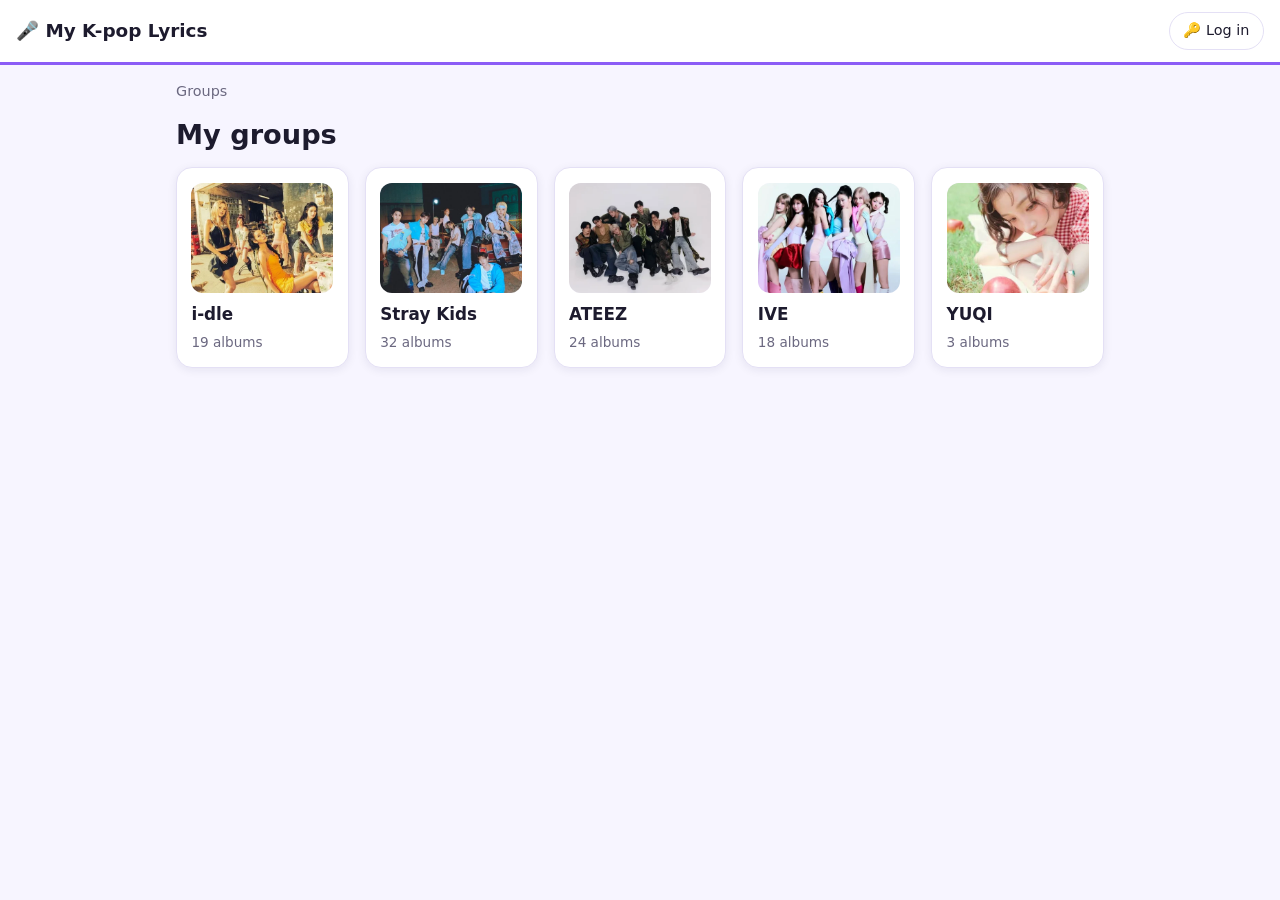
<file: index.html>
<!doctype html>
<html lang="en">
<head>
  <meta charset="utf-8">
  <meta name="viewport" content="width=device-width, initial-scale=1">
  <!--
    Content Security Policy (CSP): a list of what this page may load or
    contact. GitHub Pages can't send custom HTTP headers, so it's declared here.
      script/style  only files from this site (no inline code, no CDNs)
      img           this site, any https:// picture, and in-browser previews (blob:)
      connect       data requests only to: this site, GitHub's API (saving),
                    MusicBrainz (search), Wikidata/Wikimedia (group pictures),
                    Cover Art Archive + archive.org (album covers)
      form-action   forms can't send data anywhere

    LOGIN SET-UP: once your Cloudflare Worker exists, put its address in TWO places:
      1. the edit-server line below, e.g. content="https://kpop-lyrics-editor.yourname.workers.dev"
      2. the end of connect-src in the policy, e.g. ... https://*.archive.org https://kpop-lyrics-editor.yourname.workers.dev;
    Leave edit-server empty to use the older "paste a GitHub key" mode instead.
  -->
  <meta name="edit-server" content="https://huangate.healthy-weeder.workers.dev">
  <meta http-equiv="Content-Security-Policy"
        content="default-src 'self'; script-src 'self'; style-src 'self'; img-src 'self' https: data: blob:; connect-src 'self' https://huangate.healthy-weeder.workers.dev https://musicbrainz.org https://www.wikidata.org https://commons.wikimedia.org https://upload.wikimedia.org https://coverartarchive.org https://archive.org https://*.archive.org; object-src 'none'; base-uri 'none'; form-action 'none'">
  <meta name="referrer" content="no-referrer">
  <title>My K-pop Lyrics</title>
  <link rel="stylesheet" href="styles.css">
  <!-- Order matters: app.js runs last and starts everything. -->
  <script src="musicbrainz.js" defer></script>
  <script src="images.js" defer></script>
  <script src="github.js" defer></script>
  <script src="app.js" defer></script>
</head>
<body>
  <header class="topbar">
    <a href="#/" class="brand">🎤 My K-pop Lyrics</a>
    <div class="actions">
      <button id="editToggle" type="button" aria-pressed="false">✏️ Edit</button>
      <div class="edit-only">
        <button id="saveBtn" type="button" title="Save all changes to the GitHub repository">☁️ Save to GitHub</button>
        <button id="exportBtn" type="button" title="Download a backup copy as songs.json">⬇️ Backup</button>
        <label class="button" for="importFile" title="Load a songs.json backup">⬆️ Import</label>
        <input type="file" id="importFile" accept="application/json,.json" hidden>
        <button id="resetBtn" type="button" title="Throw away unsaved changes and load the latest from GitHub">↺ Undo all</button>
        <button id="ghBtn" type="button" title="GitHub connection settings" aria-label="GitHub settings">⚙️</button>
      </div>
    </div>
  </header>

  <p class="edit-banner edit-only" id="syncStatus" role="status"></p>

  <main id="app" aria-live="polite"></main>

  <dialog id="formDialog">
    <form id="dialogForm"></form>
  </dialog>

  <div id="toast" role="status"></div>
</body>
</html>
</file>
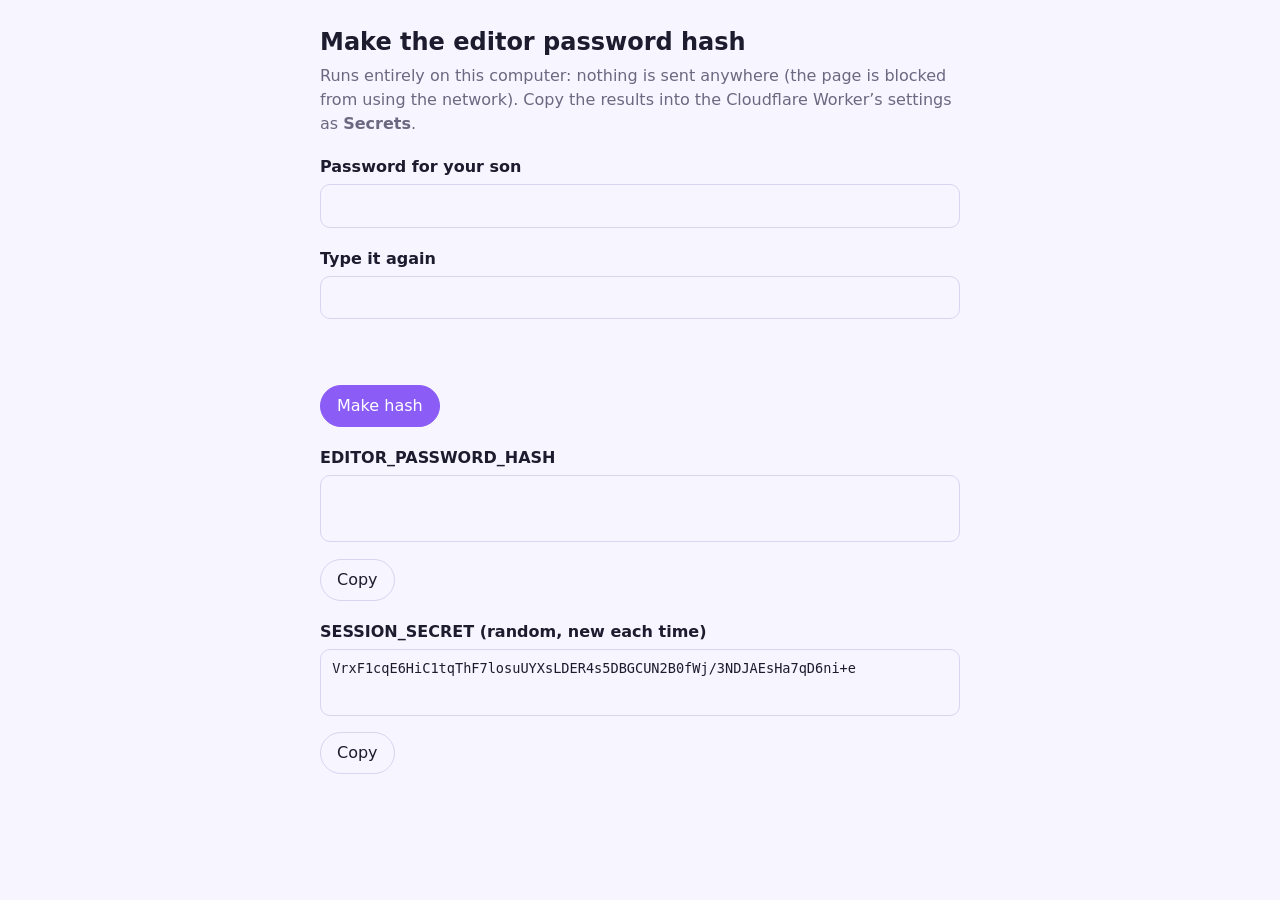
<file: worker/make-password-hash.html>
<!doctype html>
<html lang="en">
<head>
<meta charset="utf-8">
<meta name="viewport" content="width=device-width, initial-scale=1">
<meta http-equiv="Content-Security-Policy" content="default-src 'none'; script-src 'unsafe-inline'; style-src 'unsafe-inline'; connect-src 'none'">
<title>Make password hash</title>
<style>
  :root { color-scheme: light dark; --bg:#f7f5ff; --fg:#1d1b2e; --muted:#6b6880; --line:#d9d4f0; --accent:#8b5cf6; }
  @media (prefers-color-scheme: dark) { :root { --bg:#14121f; --fg:#f1eeff; --muted:#a6a2bd; --line:#353049; } }
  body { margin:0; font:16px/1.5 system-ui, sans-serif; background:var(--bg); color:var(--fg); }
  main { max-width:640px; margin:0 auto; padding:24px 16px 48px; }
  h1 { font-size:1.5rem; margin:0 0 .25rem; }
  p.note { color:var(--muted); margin-top:0; }
  label { display:block; font-weight:600; margin:1.2rem 0 .3rem; }
  input, textarea { width:100%; box-sizing:border-box; font:inherit; padding:.55rem .7rem; border:1px solid var(--line); border-radius:10px; background:transparent; color:inherit; }
  textarea { font-family:ui-monospace, Menlo, Consolas, monospace; font-size:.85rem; height:4.2rem; resize:none; }
  button { font:inherit; margin-top:.6rem; padding:.5rem 1rem; border-radius:999px; border:1px solid var(--accent); background:var(--accent); color:#fff; cursor:pointer; }
  button.plain { background:transparent; color:inherit; border-color:var(--line); }
  .warn { color:#b45309; font-weight:600; min-height:1.5em; }
</style>
</head>
<body>
<main>
  <h1>Make the editor password hash</h1>
  <p class="note">Runs entirely on this computer: nothing is sent anywhere (the page is blocked from using the network). Copy the results into the Cloudflare Worker’s settings as <strong>Secrets</strong>.</p>

  <label for="pw">Password for your son</label>
  <input id="pw" type="password" autocomplete="new-password">
  <label for="pw2">Type it again</label>
  <input id="pw2" type="password" autocomplete="new-password">
  <p class="warn" id="msg"></p>
  <button id="go" type="button">Make hash</button>

  <label for="hash">EDITOR_PASSWORD_HASH</label>
  <textarea id="hash" readonly></textarea>
  <button class="plain" type="button" data-copy="hash">Copy</button>

  <label for="secret">SESSION_SECRET (random, new each time)</label>
  <textarea id="secret" readonly></textarea>
  <button class="plain" type="button" data-copy="secret">Copy</button>
</main>
<script>
  // Must match the Worker: PBKDF2-SHA256, 16-byte random salt, 32-byte result.
  // 20,000 rounds fits the Cloudflare free plan's 10 ms CPU budget per request.
  const ITERATIONS = 20000;
  const b64 = (bytes) => btoa(String.fromCharCode(...bytes));
  const $ = (id) => document.getElementById(id);

  const rand = new Uint8Array(48);
  crypto.getRandomValues(rand);
  $('secret').value = b64(rand);

  $('go').addEventListener('click', async () => {
    const pw = $('pw').value;
    $('hash').value = '';
    if (pw !== $('pw2').value) { $('msg').textContent = 'The two passwords are different.'; return; }
    if (pw.length < 10) { $('msg').textContent = 'Use at least 10 characters. Three or four random words work well, e.g. “purple-tiger-moon-42”.'; return; }
    $('msg').textContent = '';
    const salt = crypto.getRandomValues(new Uint8Array(16));
    const key = await crypto.subtle.importKey('raw', new TextEncoder().encode(pw), 'PBKDF2', false, ['deriveBits']);
    const bits = new Uint8Array(await crypto.subtle.deriveBits({ name: 'PBKDF2', hash: 'SHA-256', salt, iterations: ITERATIONS }, key, 256));
    $('hash').value = `pbkdf2-sha256$${ITERATIONS}$${b64(salt)}$${b64(bits)}`;
  });

  document.querySelectorAll('[data-copy]').forEach((b) => b.addEventListener('click', async () => {
    const t = $(b.dataset.copy);
    t.select();
    try { await navigator.clipboard.writeText(t.value); b.textContent = 'Copied ✓'; } catch { document.execCommand('copy'); b.textContent = 'Copied ✓'; }
    setTimeout(() => (b.textContent = 'Copy'), 1500);
  }));
</script>
</body>
</html>
</file>
<file: styles.css>
:root {
  --accent: #8b5cf6;
  --bg: #f7f5ff;
  --surface: #ffffff;
  --text: #1d1b2e;
  --muted: #6b6880;
  --border: #e4e0f5;
  --danger: #d93757;
  --warn: #b45309;
  --radius: 16px;
  --shadow: 0 2px 10px rgb(30 20 80 / 0.08);
  color-scheme: light dark;
}

@media (prefers-color-scheme: dark) {
  :root {
    --bg: #14121f;
    --surface: #1f1c2e;
    --text: #f1eeff;
    --muted: #a6a2bd;
    --border: #353049;
    --danger: #ff6b86;
    --warn: #fbbf24;
    --shadow: none;
  }
}

* { box-sizing: border-box; }

body {
  margin: 0;
  font-family: system-ui, -apple-system, "Segoe UI", Roboto, "Noto Sans KR", sans-serif;
  background: var(--bg);
  color: var(--text);
  line-height: 1.5;
}

a { color: inherit; }
:focus-visible { outline: 3px solid var(--accent); outline-offset: 2px; }

/* ---------- Top bar ---------- */
.topbar {
  position: sticky;
  top: 0;
  z-index: 5;
  display: flex;
  flex-wrap: wrap;
  gap: 0.5rem;
  align-items: center;
  justify-content: space-between;
  padding: 0.75rem 1rem;
  background: var(--surface);
  border-bottom: 3px solid var(--accent);
}
.brand { font-weight: 800; font-size: 1.15rem; text-decoration: none; }
.actions, .actions .edit-only, .head-actions, .toolbar { display: flex; gap: 0.4rem; flex-wrap: wrap; align-items: center; }

button, .button {
  font: inherit;
  font-size: 0.9rem;
  padding: 0.45rem 0.85rem;
  border-radius: 999px;
  border: 1px solid var(--border);
  background: var(--surface);
  color: var(--text);
  cursor: pointer;
}
button:hover, .button:hover { border-color: var(--accent); }
button:disabled { opacity: 0.35; cursor: default; }
button.primary { background: var(--accent); border-color: var(--accent); color: #fff; font-weight: 600; }
button.danger { color: var(--danger); }
button[aria-pressed="true"] { background: var(--accent); border-color: var(--accent); color: #fff; }

body:not(.editing) .edit-only { display: none !important; }

.edit-banner {
  margin: 0;
  padding: 0.55rem 1rem;
  font-size: 0.9rem;
  background: color-mix(in srgb, var(--accent) 16%, var(--surface));
}

/* ---------- Layout ---------- */
main { max-width: 960px; margin: 0 auto; padding: 1rem 1rem 4rem; }

.crumbs ol {
  list-style: none;
  display: flex;
  flex-wrap: wrap;
  gap: 0.3rem;
  padding: 0;
  margin: 0 0 1rem;
  font-size: 0.9rem;
  color: var(--muted);
}
.crumbs li + li::before { content: "›"; margin-right: 0.3rem; }
.crumbs a { text-decoration: none; }
.crumbs a:hover { text-decoration: underline; }

.section-head {
  display: flex;
  align-items: center;
  justify-content: space-between;
  gap: 1rem;
  flex-wrap: wrap;
  margin-bottom: 1rem;
}
h1 { margin: 0; font-size: 1.7rem; line-height: 1.2; }
.eyebrow { margin: 0 0 0.2rem; color: var(--accent); font-weight: 700; font-size: 0.9rem; }

/* ---------- Cards (groups, albums) ---------- */
.card-grid {
  list-style: none;
  padding: 0;
  margin: 0;
  display: grid;
  grid-template-columns: repeat(auto-fill, minmax(170px, 1fr));
  gap: 1rem;
}
.card {
  display: flex;
  flex-direction: column;
  background: var(--surface);
  border: 1px solid var(--border);
  border-radius: var(--radius);
  box-shadow: var(--shadow);
  overflow: hidden;
}
.card-link { flex: 1; display: flex; flex-direction: column; gap: 0.3rem; padding: 0.9rem; text-decoration: none; }
.card-link:hover .card-title { color: var(--accent); }
.card-title { font-weight: 700; font-size: 1.05rem; }
.card-meta { color: var(--muted); font-size: 0.85rem; margin: 0; }

.swatch {
  display: grid;
  place-items: center;
  height: 110px;
  border-radius: 12px;
  margin-bottom: 0.3rem;
  font-size: 2.4rem;
  font-weight: 800;
  color: #fff;
  background: linear-gradient(135deg, var(--c), color-mix(in srgb, var(--c) 45%, #fff));
}

.cover {
  display: grid;
  place-items: center;
  width: 100%;
  aspect-ratio: 1;
  object-fit: cover;
  border-radius: 12px;
  margin-bottom: 0.3rem;
  font-size: 2.5rem;
  font-weight: 800;
  color: #fff;
  background: linear-gradient(135deg, var(--accent), color-mix(in srgb, var(--accent) 35%, #fff));
}
.cover.large { width: 150px; font-size: 3.2rem; margin: 0; }

.item-controls { display: flex; flex-wrap: wrap; gap: 0.25rem; padding: 0 0.75rem 0.75rem; }
.item-controls button { padding: 0.25rem 0.6rem; }

/* ---------- Album page ---------- */
.album-head { display: flex; flex-wrap: wrap; gap: 1.25rem; align-items: flex-end; margin-bottom: 1.25rem; }
.album-head .head-actions { margin-top: 0.6rem; }

.song-list {
  list-style: none;
  padding: 0;
  margin: 0;
  background: var(--surface);
  border: 1px solid var(--border);
  border-radius: var(--radius);
  overflow: hidden;
}
.song-list li { display: flex; flex-wrap: wrap; align-items: center; border-bottom: 1px solid var(--border); }
.song-list li:last-child { border-bottom: 0; }
.song-list a { flex: 1; min-width: 200px; display: flex; align-items: center; gap: 0.8rem; padding: 0.85rem 1rem; text-decoration: none; }
.song-list a:hover { background: color-mix(in srgb, var(--accent) 9%, transparent); }
.song-list .item-controls { padding: 0.5rem 0.75rem; }
.track { width: 1.6rem; text-align: right; color: var(--muted); font-variant-numeric: tabular-nums; }
.song-title { font-weight: 600; }
.badge { font-size: 0.75rem; color: var(--muted); border: 1px solid var(--border); border-radius: 999px; padding: 0.05rem 0.5rem; }

/* ---------- Song / lyrics page ---------- */
.song-head { margin-bottom: 0.5rem; }
.toolbar { margin: 0.8rem 0 1rem; }

.lyrics {
  background: var(--surface);
  border: 1px solid var(--border);
  border-radius: var(--radius);
  padding: 0.75rem 1.25rem;
}
.line-pair { padding: 0.55rem 0 0.55rem 0.8rem; border-left: 3px solid var(--accent); margin: 0.35rem 0; }
.line-pair p { margin: 0; }
.rom { font-size: 1.15rem; font-weight: 650; }
.en { color: var(--muted); font-style: italic; }
.verse-gap { height: 0.9rem; border-bottom: 1px dashed var(--border); margin: 0.2rem 0 1.1rem; }

.lyrics.practice .line-pair { cursor: pointer; }
.lyrics.practice .en { filter: blur(6px); user-select: none; transition: filter 0.2s; }
.lyrics.practice .line-pair.reveal .en { filter: none; user-select: auto; }

.song-nav { display: flex; justify-content: space-between; gap: 1rem; margin-top: 1.5rem; }
.song-nav a { color: var(--accent); font-weight: 600; text-decoration: none; }

.empty {
  text-align: center;
  padding: 2.5rem 1rem;
  color: var(--muted);
  background: var(--surface);
  border: 2px dashed var(--border);
  border-radius: var(--radius);
}
.empty p { margin: 0.25rem 0; }
.empty-title { font-weight: 700; color: var(--text); }

/* ---------- Pop-up form ---------- */
dialog {
  width: min(920px, calc(100vw - 2rem));
  padding: 0;
  border: 0;
  border-radius: var(--radius);
  background: var(--surface);
  color: var(--text);
  box-shadow: 0 20px 60px rgb(0 0 0 / 0.3);
}
dialog::backdrop { background: rgb(10 5 30 / 0.55); }
dialog form { display: flex; flex-direction: column; gap: 1rem; padding: 1.25rem; }
dialog h2 { margin: 0; }

.fields { display: grid; grid-template-columns: repeat(auto-fit, minmax(240px, 1fr)); gap: 1rem; }
.lyrics-fields .field:first-child { grid-column: 1 / -1; }
.field { display: flex; flex-direction: column; gap: 0.3rem; }
.field label { font-weight: 600; font-size: 0.9rem; }
.hint { color: var(--muted); font-size: 0.8rem; }

input:not([type="checkbox"]), textarea {
  width: 100%;
  font: inherit;
  padding: 0.55rem 0.7rem;
  border-radius: 10px;
  border: 1px solid var(--border);
  background: var(--bg);
  color: var(--text);
}
input[type="color"] { height: 2.6rem; padding: 0.2rem; }
textarea {
  font-family: ui-monospace, SFMono-Regular, Menlo, Consolas, monospace;
  font-size: 0.9rem;
  line-height: 1.6;
  resize: vertical;
}

.line-status { margin: 0; font-size: 0.9rem; color: var(--muted); }
.line-status.warn { color: var(--warn); font-weight: 600; }
.dialog-actions { display: flex; justify-content: flex-end; gap: 0.5rem; }

/* ---------- Search & album picker ---------- */
.picker { display: flex; flex-direction: column; gap: 0.6rem; }
.picker input[type="search"] { font-size: 1.05rem; }
.pick-status { margin: 0; color: var(--muted); font-size: 0.9rem; }
.pick-list {
  list-style: none;
  margin: 0;
  padding: 0;
  max-height: min(52vh, 460px);
  overflow-y: auto;
  border: 1px solid var(--border);
  border-radius: 12px;
}
.pick-list:empty { display: none; }
.pick-list li + li { border-top: 1px solid var(--border); }
.pick-item {
  width: 100%;
  display: flex;
  flex-wrap: wrap;
  align-items: center;
  gap: 0.2rem 0.6rem;
  padding: 0.65rem 0.8rem;
  border: 0;
  border-radius: 0;
  background: none;
  text-align: left;
  cursor: pointer;
}
button.pick-item { flex-direction: column; align-items: flex-start; }
.pick-item:hover { background: color-mix(in srgb, var(--accent) 9%, transparent); }
.pick-item.check { flex-wrap: nowrap; }
.pick-item.owned { opacity: 0.6; cursor: default; }
.pick-item input[type="checkbox"] { width: 1.2rem; height: 1.2rem; flex: none; accent-color: var(--accent); }
.pick-text { display: flex; flex-direction: column; min-width: 0; flex: 1; }
.pick-title { font-weight: 650; }
.pick-meta { color: var(--muted); font-size: 0.82rem; }
.thumb {
  flex: none;
  display: grid;
  place-items: center;
  width: 48px;
  height: 48px;
  border-radius: 8px;
  object-fit: cover;
  color: #fff;
  background: color-mix(in srgb, var(--accent) 60%, var(--surface));
}
.chips { display: flex; flex-wrap: wrap; gap: 0.35rem; }
.chip, button.small { font-size: 0.82rem; padding: 0.3rem 0.7rem; }
.check-row { display: flex; align-items: center; gap: 0.5rem; font-size: 0.9rem; }
.check-row input { width: 1.1rem; height: 1.1rem; accent-color: var(--accent); }
.credit { margin-top: -0.2rem; }
.dialog-actions { flex-wrap: wrap; }

/* ---------- Pictures ---------- */
img.swatch.photo { width: 100%; height: 110px; object-fit: cover; padding: 0; background: var(--bg); }
.group-hero { margin: 0 0 1rem; }
.group-hero img.hero {
  display: block;
  width: 100%;
  max-height: 240px;
  object-fit: cover;
  border-radius: var(--radius);
  background: var(--surface);
}
.credit, .group-hero .credit { margin: 0.3rem 0 0; font-size: 0.75rem; color: var(--muted); }
.credit a { color: inherit; }

.img-field { grid-column: 1 / -1; }
.img-field .label { font-weight: 600; font-size: 0.9rem; }
.img-row { display: flex; gap: 0.8rem; align-items: center; flex-wrap: wrap; }
.img-preview {
  display: grid;
  place-items: center;
  flex: none;
  overflow: hidden;
  border: 1px dashed var(--border);
  border-radius: 12px;
  color: var(--muted);
  font-size: 0.8rem;
  background: var(--bg);
}
.img-preview.albums { width: 96px; height: 96px; }
.img-preview.groups { width: 144px; height: 96px; }
.img-preview img { width: 100%; height: 100%; object-fit: cover; }
.img-actions { display: flex; flex-wrap: wrap; gap: 0.4rem; }
.img-candidates { display: flex; flex-wrap: wrap; gap: 0.5rem; }
.img-candidates:empty { display: none; }
.img-candidate { display: flex; flex-direction: column; align-items: center; gap: 0.2rem; padding: 0.35rem; border-radius: 12px; }
.img-candidate img { width: 120px; height: 80px; object-fit: cover; border-radius: 8px; }

/* ---------- GitHub connect ---------- */
details.help { font-size: 0.9rem; }
details.help summary { cursor: pointer; font-weight: 600; }
details.help ol { margin: 0.5rem 0 0; padding-left: 1.3rem; }
details.help a { color: var(--accent); }
button.danger { border-color: color-mix(in srgb, var(--danger) 40%, var(--border)); }

/* ---------- Toast ---------- */
#toast {
  position: fixed;
  left: 50%;
  bottom: 1rem;
  z-index: 20;
  max-width: calc(100vw - 2rem);
  padding: 0.6rem 1rem;
  border-radius: 999px;
  background: var(--text);
  color: var(--bg);
  font-size: 0.9rem;
  transform: translate(-50%, 200%);
  transition: transform 0.25s;
}
#toast.show { transform: translate(-50%, 0); }

@media (max-width: 600px) {
  .fields { grid-template-columns: 1fr; }
  .cover.large { width: 110px; }
}
</file>
